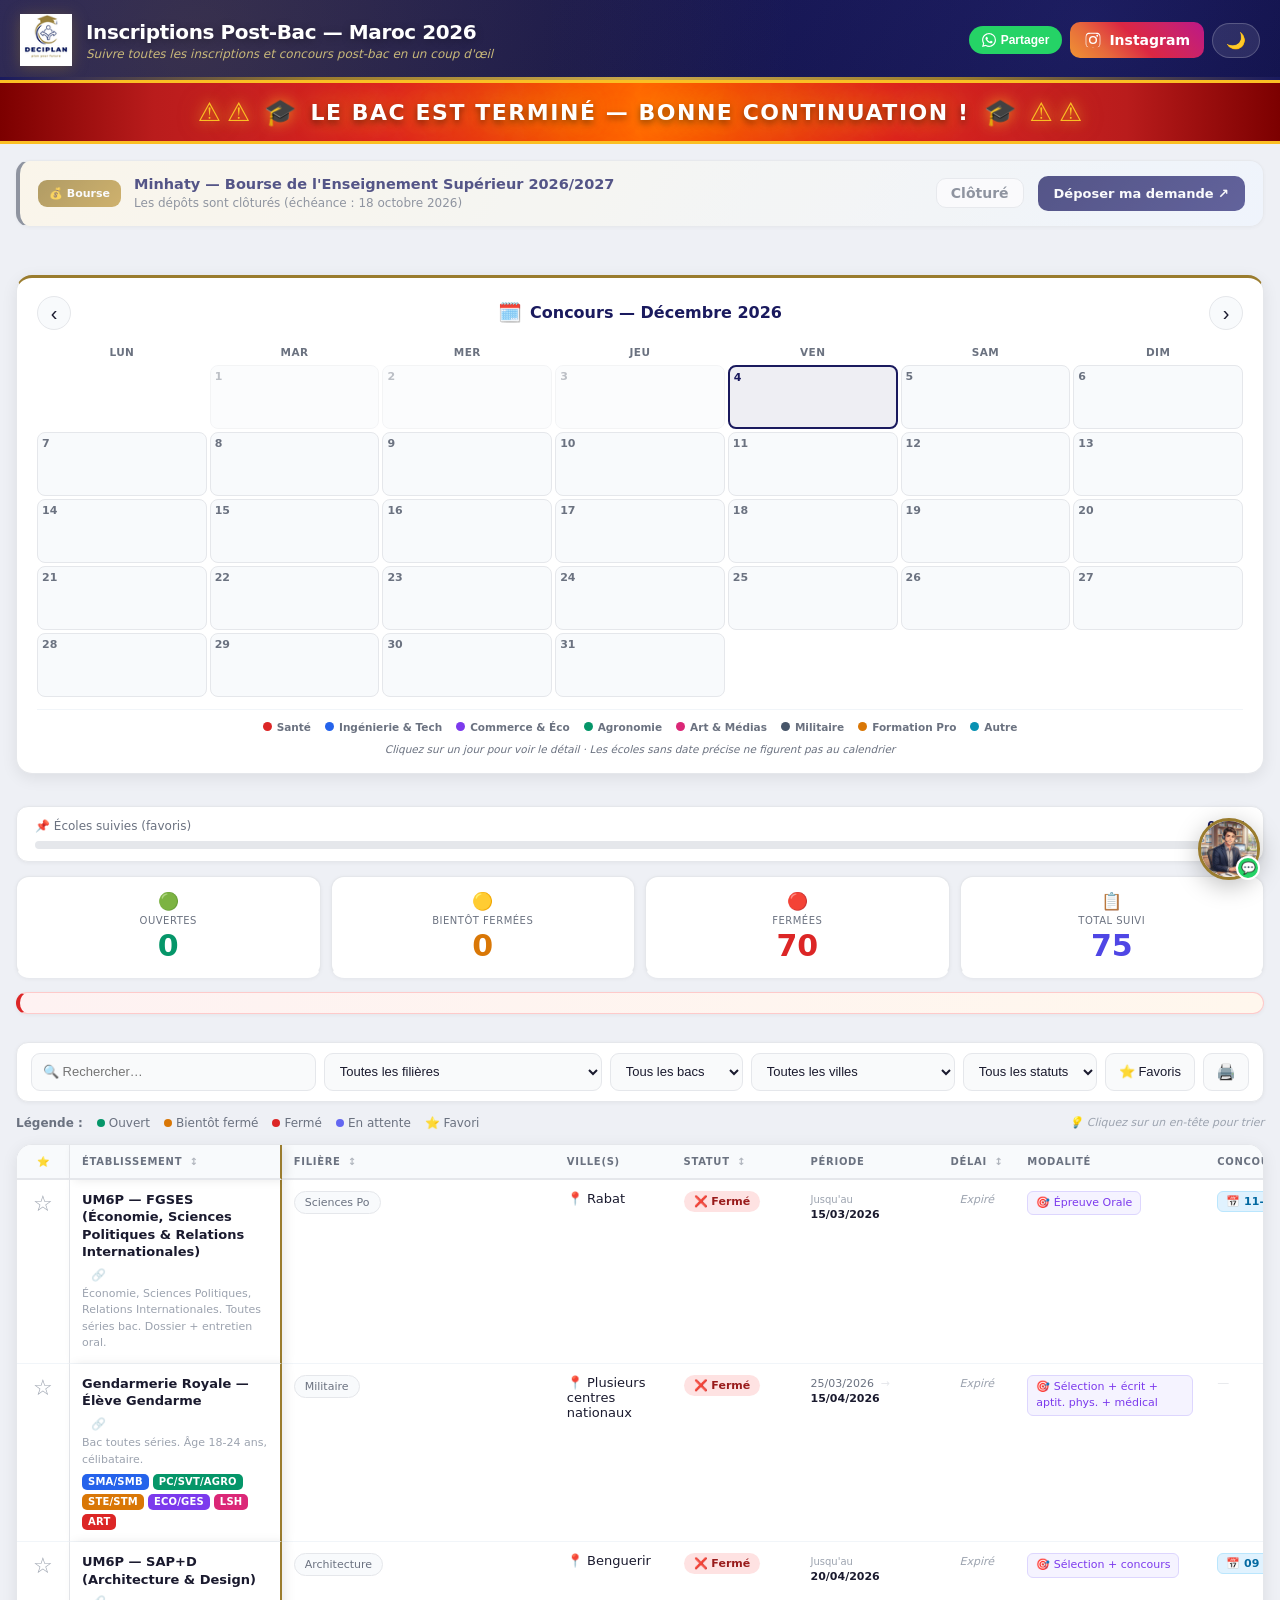
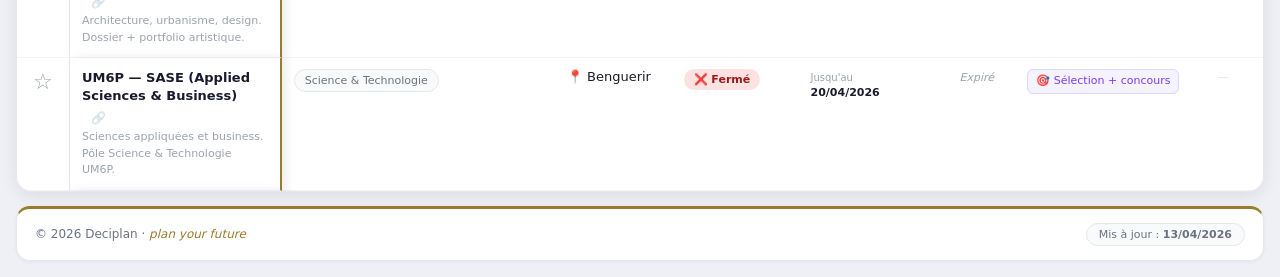
<file: index.html>
<!DOCTYPE html>
<html lang="fr" data-theme="light">
<head>
  <meta charset="UTF-8">
  <meta name="viewport" content="width=device-width, initial-scale=1.0">
  <title>Deciplan — Inscriptions Post-Bac Maroc 2026</title>
  <link rel="stylesheet" href="style.css?v=30">
  <script async src="https://www.googletagmanager.com/gtag/js?id=G-R715S7B354"></script>
  <script>
    window.dataLayer = window.dataLayer || [];
    function gtag(){dataLayer.push(arguments);}
    gtag('js', new Date());
    gtag('config', 'G-R715S7B354');
  </script>
</head>
<body>

<!-- ══ HERO ══ -->
<div class="hero">
  <div class="hero-inner">
    <img class="hero-logo" src="[data-uri]" alt="Deciplan">
    <div class="hero-text">
      <h1 class="hero-title">Inscriptions Post-Bac — Maroc 2026</h1>
      <p class="hero-sub">Suivre toutes les inscriptions et concours post-bac en un coup d'œil</p>
    </div>
    <div class="hero-actions">
      <button class="btn-share" id="btnShare">
        <svg viewBox="0 0 24 24" xmlns="http://www.w3.org/2000/svg"><path d="M17.472 14.382c-.297-.149-1.758-.867-2.03-.967-.273-.099-.471-.148-.67.15-.197.297-.767.966-.94 1.164-.173.199-.347.223-.644.075-.297-.15-1.255-.463-2.39-1.475-.883-.788-1.48-1.761-1.653-2.059-.173-.297-.018-.458.13-.606.134-.133.298-.347.446-.52.149-.174.198-.298.298-.497.099-.198.05-.371-.025-.52-.075-.149-.669-1.612-.916-2.207-.242-.579-.487-.5-.669-.51-.173-.008-.371-.01-.57-.01-.198 0-.52.074-.792.372-.272.297-1.04 1.016-1.04 2.479 0 1.462 1.065 2.875 1.213 3.074.149.198 2.096 3.2 5.077 4.487.709.306 1.262.489 1.694.625.712.227 1.36.195 1.871.118.571-.085 1.758-.719 2.006-1.413.248-.694.248-1.289.173-1.413-.074-.124-.272-.198-.57-.347m-5.421 7.403h-.004a9.87 9.87 0 01-5.031-1.378l-.361-.214-3.741.982.998-3.648-.235-.374a9.86 9.86 0 01-1.51-5.26c.001-5.45 4.436-9.884 9.888-9.884 2.64 0 5.122 1.03 6.988 2.898a9.825 9.825 0 012.893 6.994c-.003 5.45-4.437 9.884-9.885 9.884m8.413-18.297A11.815 11.815 0 0012.05 0C5.495 0 .16 5.335.157 11.892c0 2.096.547 4.142 1.588 5.945L.057 24l6.305-1.654a11.882 11.882 0 005.683 1.448h.005c6.554 0 11.89-5.335 11.893-11.893a11.821 11.821 0 00-3.48-8.413z"/></svg>
        <span class="share-label">Partager</span>
      </button>
      <a class="btn-insta" id="btnInsta" href="https://www.instagram.com/deciplan007" target="_blank" rel="noopener" title="Instagram Deciplan">
        <svg viewBox="0 0 24 24" xmlns="http://www.w3.org/2000/svg"><path d="M12 2.2c3.2 0 3.6 0 4.85.07 1.17.05 1.8.25 2.23.41.56.22.96.48 1.38.9.42.42.68.82.9 1.38.16.42.36 1.06.41 2.23.06 1.27.07 1.65.07 4.85s0 3.58-.07 4.85c-.05 1.17-.25 1.8-.41 2.23-.22.56-.48.96-.9 1.38-.42.42-.82.68-1.38.9-.42.16-1.06.36-2.23.41-1.27.06-1.65.07-4.85.07s-3.58 0-4.85-.07c-1.17-.05-1.8-.25-2.23-.41a3.7 3.7 0 01-1.38-.9 3.7 3.7 0 01-.9-1.38c-.16-.42-.36-1.06-.41-2.23C2.2 15.58 2.2 15.2 2.2 12s0-3.58.07-4.85c.05-1.17.25-1.8.41-2.23.22-.56.48-.96.9-1.38.42-.42.82-.68 1.38-.9.42-.16 1.06-.36 2.23-.41C8.42 2.2 8.8 2.2 12 2.2zm0 1.62c-3.15 0-3.52 0-4.76.07-.97.04-1.5.2-1.85.34-.46.18-.8.4-1.15.74-.34.34-.56.68-.74 1.15-.13.35-.3.88-.34 1.85-.06 1.24-.07 1.6-.07 4.76s0 3.52.07 4.76c.04.97.2 1.5.34 1.85.18.46.4.8.74 1.15.34.34.68.56 1.15.74.35.13.88.3 1.85.34 1.24.06 1.6.07 4.76.07s3.52 0 4.76-.07c.97-.04 1.5-.2 1.85-.34.46-.18.8-.4 1.15-.74.34-.34.56-.68.74-1.15.13-.35.3-.88.34-1.85.06-1.24.07-1.6.07-4.76s0-3.52-.07-4.76c-.04-.97-.2-1.5-.34-1.85a3.1 3.1 0 00-.74-1.15 3.1 3.1 0 00-1.15-.74c-.35-.13-.88-.3-1.85-.34-1.24-.06-1.6-.07-4.76-.07zm0 2.76a5.42 5.42 0 110 10.84 5.42 5.42 0 010-10.84zm0 8.94a3.52 3.52 0 100-7.04 3.52 3.52 0 000 7.04zm6.9-9.15a1.27 1.27 0 11-2.54 0 1.27 1.27 0 012.54 0z"/></svg>
        <span class="share-label">Instagram</span>
      </a>
      <button class="dark-toggle" id="darkToggle">🌙</button>
    </div>
  </div>
</div>

<!-- ══ BANDEAU BAC — ⚠ gauche + texte + ⚠ droite ══ -->
<div class="bac-banner" id="bacBanner">
  <div class="bac-banner-inner">
    <div class="bac-alerts bac-alerts-left">
      <span class="bac-warn">⚠</span>
      <span class="bac-warn">⚠</span>
    </div>
    <span class="bac-icon">🎓</span>
    <span class="bac-text" id="countdownBac">⏳ Calcul…</span>
    <span class="bac-icon">🎓</span>
    <div class="bac-alerts bac-alerts-right">
      <span class="bac-warn">⚠</span>
      <span class="bac-warn">⚠</span>
    </div>
  </div>
</div>

<!-- PANNEAU MINHATY (bourse) -->
<div class="container">
  <div class="minhaty-panel" id="minhatyPanel">
    <div class="minhaty-main">
      <div class="minhaty-left">
        <span class="minhaty-badge">💰 Bourse</span>
        <div class="minhaty-txt">
          <span class="minhaty-title">Minhaty — Bourse de l'Enseignement Supérieur 2026/2027</span>
          <span class="minhaty-sub" id="minhatySub">Dépôt des demandes du 15 juillet au 18 octobre 2026</span>
        </div>
      </div>
      <div class="minhaty-right">
        <div class="minhaty-countdown" id="minhatyCountdown"></div>
        <a class="minhaty-btn" href="https://www.minhaty.ma" target="_blank" rel="noopener">Déposer ma demande ↗</a>
      </div>
    </div>
  </div>
</div>

<div class="container">

  <!-- CALENDRIER DES CONCOURS -->
  <div class="cal-card">
    <div class="cal-head">
      <button class="cal-nav" id="calPrev" aria-label="Mois précédent">‹</button>
      <div class="cal-title-wrap">
        <span class="cal-icon">🗓️</span>
        <span class="cal-title" id="calTitle">Calendrier des concours</span>
      </div>
      <button class="cal-nav" id="calNext" aria-label="Mois suivant">›</button>
    </div>
    <div class="cal-dow">
      <span>Lun</span><span>Mar</span><span>Mer</span><span>Jeu</span><span>Ven</span><span>Sam</span><span>Dim</span>
    </div>
    <div class="cal-grid" id="calGrid"></div>
    <div class="cal-legend" id="calLegend"></div>
    <div class="cal-foot">Cliquez sur un jour pour voir le détail · Les écoles sans date précise ne figurent pas au calendrier</div>

    <div class="cal-panel" id="calPanel" hidden>
      <div class="cal-panel-head">
        <span class="cal-panel-title" id="calPanelTitle"></span>
        <button class="cal-panel-close" id="calPanelClose" aria-label="Fermer">×</button>
      </div>
      <div class="cal-panel-body" id="calPanelBody"></div>
    </div>
  </div>

  <!-- BARRE DE PROGRESSION -->
  <div class="progress-bar-wrap">
    <div class="progress-info">
      <span>📌 Écoles suivies (favoris)</span>
      <span class="progress-count" id="progressCount">0 / 20</span>
    </div>
    <div class="progress-track"><div class="progress-fill" id="progressFill" style="width:0%"></div></div>
  </div>

  <!-- STATISTIQUES -->
  <div class="stats">
    <div class="stat"><div class="stat-icon">🟢</div><div class="stat-label">Ouvertes</div><div class="stat-val v-open" id="cnt-open">—</div></div>
    <div class="stat"><div class="stat-icon">🟡</div><div class="stat-label">Bientôt fermées</div><div class="stat-val v-soon" id="cnt-soon">—</div></div>
    <div class="stat"><div class="stat-icon">🔴</div><div class="stat-label">Fermées</div><div class="stat-val v-closed" id="cnt-closed">—</div></div>
    <div class="stat"><div class="stat-icon">📋</div><div class="stat-label">Total suivi</div><div class="stat-val v-total" id="cnt-total">—</div></div>
  </div>

  <!-- FILTRES -->
  <!-- BANDEAU URGENT (rempli par JS) -->
  <div class="urgent-banner" id="urgentBanner" hidden></div>

  <div class="filters">
    <input type="text" id="search" placeholder="🔍 Rechercher…">
    <select id="filter-cat"><option value="">Toutes les filières</option></select>
    <select id="filter-bac"><option value="">Tous les bacs</option></select>
    <select id="filter-ville"><option value="">Toutes les villes</option></select>
    <select id="filter-status">
      <option value="">Tous les statuts</option>
      <option value="ouvert">Ouvert</option>
      <option value="bientot">Bientôt fermé</option>
      <option value="ferme">Fermé</option>
      <option value="attente">En attente</option>
    </select>
    <button class="fav-filter-btn" id="favToggle">⭐ Favoris <span id="fav-count"></span></button>
    <button class="print-btn" id="printBtn" title="Imprimer mes favoris">🖨️</button>
  </div>

  <!-- LÉGENDE desktop -->
  <div class="legend" id="legend-desktop">
    <strong>Légende :</strong>
    <span><span class="dot dot-open"></span>Ouvert</span>
    <span><span class="dot dot-soon"></span>Bientôt fermé</span>
    <span><span class="dot dot-closed"></span>Fermé</span>
    <span><span class="dot dot-wait"></span>En attente</span>
    <span>⭐ Favori</span>
    <span class="sort-hint">💡 Cliquez sur un en-tête pour trier</span>
  </div>

  <!-- TABLEAU desktop -->
  <div class="table-wrap" id="table-desktop">
    <table id="main-table">
      <thead>
        <tr>
          <th class="col-fav">⭐</th>
          <th class="col-nom sortable" data-col="nom">Établissement <span class="sort-icon">↕</span></th>
          <th class="col-cat sortable" data-col="cat">Filière <span class="sort-icon">↕</span></th>
          <th class="col-ville">Ville(s)</th>
          <th class="col-statut sortable" data-col="statut">Statut <span class="sort-icon">↕</span></th>
          <th class="col-periode">Période</th>
          <th class="col-delai sortable" data-col="delai">Délai <span class="sort-icon">↕</span></th>
          <th class="col-modal">Modalité</th>
          <th class="col-concours">Concours</th>
          <th class="col-avis">📄 Avis</th>
          <th class="col-lien">Lien</th>
        </tr>
      </thead>
      <tbody id="tbody"><tr><td colspan="11" class="skel-cell"><div class="skel-line"></div><div class="skel-line w70"></div><div class="skel-line w85"></div><div class="skel-line w60"></div><div class="skel-line w80"></div></td></tr></tbody>
    </table>
  </div>

  <!-- CARTES mobile -->
  <div class="cards-grid" id="cards-mobile"><div class="skel-card"><div class="skel-line w40"></div><div class="skel-line"></div><div class="skel-line w70"></div></div><div class="skel-card"><div class="skel-line w40"></div><div class="skel-line"></div><div class="skel-line w70"></div></div></div>

  <!-- FOOTER -->
  <div class="footer">
    <span>© 2026 Deciplan · <em>plan your future</em></span>
    <div class="updated-badge">Mis à jour : <strong>13/04/2026</strong></div>
  </div>

</div>
<script src="script.js?v=30"></script>

<!-- ASSISTANT FLOTTANT -->
<div class="fab-wrap" id="fabWrap">
  <div class="fab-card" id="fabCard" hidden>
    <div class="fab-band">
      <span class="fab-status"><span class="fab-dot"></span> Disponible</span>
      <button class="fab-close" id="fabClose" aria-label="Fermer">✕</button>
    </div>
    <div class="fab-body">
      <div class="fab-id">
        <img class="fab-photo" src="[data-uri]" alt="Conseiller Deciplan">
        <div>
          <div class="fab-name">M. Mustapha Abounaim</div>
          <div class="fab-title">Inspecteur d'orientation · Casablanca</div>
        </div>
      </div>
      <div class="fab-msg">Bonjour ! Une question sur votre orientation ou une inscription ? Je suis là pour vous aider.</div>
      <a class="fab-wa" href="https://wa.me/212600072570?text=Bonjour%20M.%20Abounaim%2C%20j%27ai%20une%20question%20sur%20les%20inscriptions%20post-bac." target="_blank" rel="noopener">
        <svg class="wa-icon" viewBox="0 0 24 24" xmlns="http://www.w3.org/2000/svg"><path d="M17.472 14.382c-.297-.149-1.758-.867-2.03-.967-.273-.099-.471-.148-.67.15-.197.297-.767.966-.94 1.164-.173.199-.347.223-.644.075-.297-.15-1.255-.463-2.39-1.475-.883-.788-1.48-1.761-1.653-2.059-.173-.297-.018-.458.13-.606.134-.133.298-.347.446-.52.149-.174.198-.298.298-.497.099-.198.05-.371-.025-.52-.075-.149-.669-1.612-.916-2.207-.242-.579-.487-.5-.669-.51-.173-.008-.371-.01-.57-.01-.198 0-.52.074-.792.372-.272.297-1.04 1.016-1.04 2.479 0 1.462 1.065 2.875 1.213 3.074.149.198 2.096 3.2 5.077 4.487.709.306 1.262.489 1.694.625.712.227 1.36.195 1.871.118.571-.085 1.758-.719 2.006-1.413.248-.694.248-1.289.173-1.413-.074-.124-.272-.198-.57-.347m-5.421 7.403h-.004a9.87 9.87 0 01-5.031-1.378l-.361-.214-3.741.982.998-3.648-.235-.374a9.86 9.86 0 01-1.51-5.26c.001-5.45 4.436-9.884 9.888-9.884 2.64 0 5.122 1.03 6.988 2.898a9.825 9.825 0 012.893 6.994c-.003 5.45-4.437 9.884-9.885 9.884m8.413-18.297A11.815 11.815 0 0012.05 0C5.495 0 .16 5.335.157 11.892c0 2.096.547 4.142 1.588 5.945L.057 24l6.305-1.654a11.882 11.882 0 005.683 1.448h.005c6.554 0 11.89-5.335 11.893-11.893a11.821 11.821 0 00-3.48-8.413z"/></svg>
        Discuter sur WhatsApp
      </a>
      <a class="fab-tel" href="tel:+212600072570">📞 Appeler directement</a>
    </div>
  </div>
  <button class="fab-btn" id="fabBtn" aria-label="Contacter le conseiller">
    <img class="fab-btn-photo" src="[data-uri]" alt="Conseiller">
    <span class="fab-btn-badge">💬</span>
  </button>
</div>

</body>
</html>
</file>
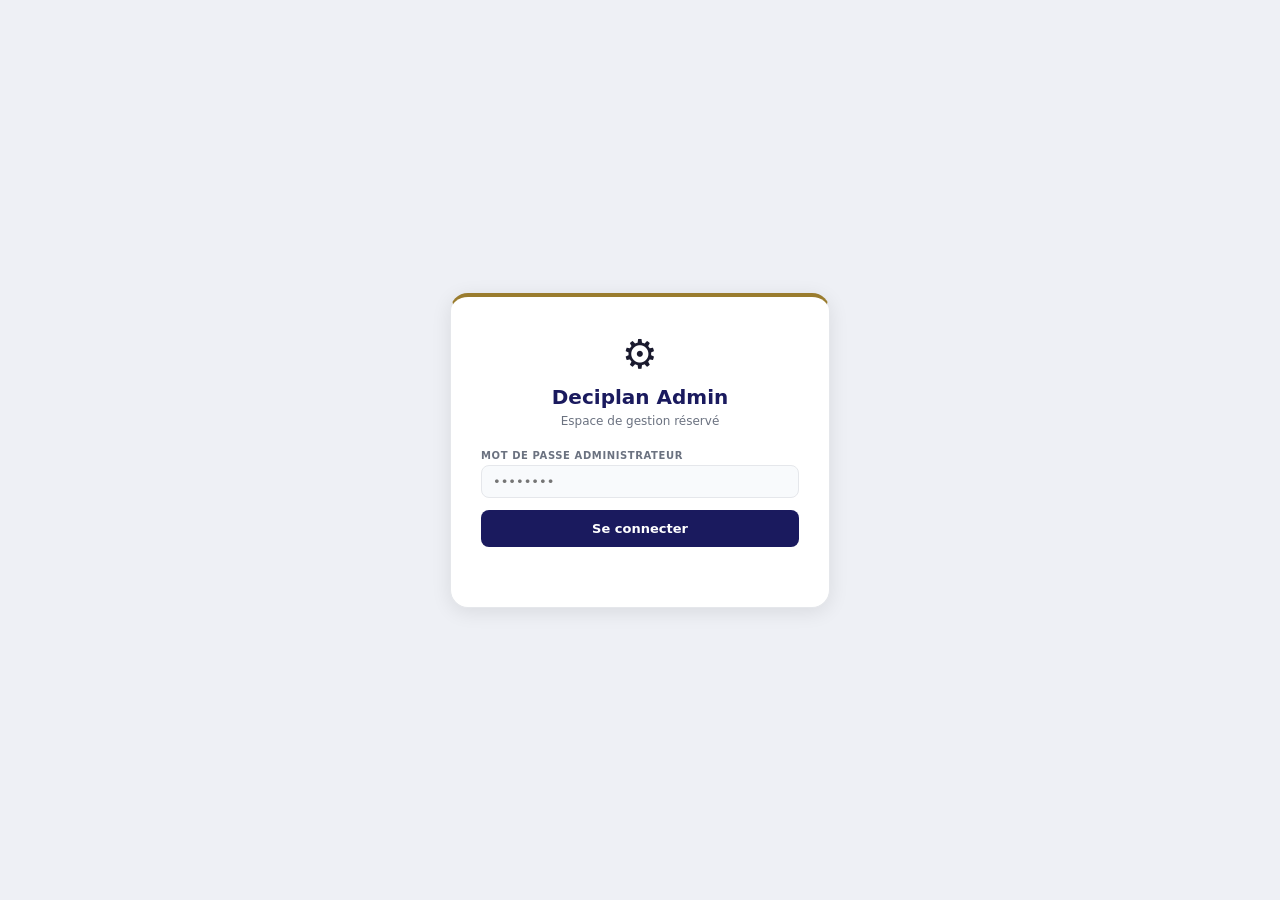
<file: admin/admin.html>
<!DOCTYPE html>
<html lang="fr" data-theme="light">
<head>
<meta charset="UTF-8">
<meta name="viewport" content="width=device-width, initial-scale=1.0">
<title>Deciplan — Administration</title>
<style>
:root{
  --n:#1a1a5e;--g:#9a7c2e;--gl:#c8a84b;
  --bg:#eef0f5;--card:#fff;--card2:#f8fafc;
  --bord:#e5e7eb;--bord2:#f1f5f9;
  --txt:#1a1a2e;--muted:#6b7280;--light:#9ca3af;
  --acc:#6366f1;--acc-l:#eef2ff;
  --green:#059669;--yel:#d97706;--red:#dc2626;
  --sh-sm:0 1px 4px rgba(0,0,0,.05);--sh-md:0 4px 20px rgba(0,0,0,.09);
}
[data-theme="dark"]{
  --bg:#0f1117;--card:#1a1d27;--card2:#1e2130;
  --bord:#2d3148;--bord2:#252840;
  --txt:#e2e8f0;--muted:#94a3b8;--light:#64748b;--acc-l:#1e1f4a;
  --sh-sm:0 1px 4px rgba(0,0,0,.4);--sh-md:0 4px 20px rgba(0,0,0,.5);
}
*,*::before,*::after{box-sizing:border-box;margin:0;padding:0;}
body{font-family:system-ui,-apple-system,'Segoe UI',sans-serif;background:var(--bg);color:var(--txt);font-size:14px;min-height:100vh;}
a{text-decoration:none;color:var(--acc);}
button{font-family:inherit;cursor:pointer;border:none;border-radius:8px;font-size:13px;font-weight:600;padding:8px 16px;transition:opacity .15s,background .15s;}
button:hover{opacity:.88;}
input,select,textarea{width:100%;padding:8px 11px;border:1px solid var(--bord);border-radius:8px;font-size:13px;background:var(--card2);color:var(--txt);font-family:inherit;}
input:focus,select:focus,textarea:focus{outline:none;border-color:var(--g);}
textarea{resize:vertical;}
.btn-p{background:var(--n);color:#fff;}
.btn-g{background:var(--g);color:#fff;}
.btn-d{background:var(--red);color:#fff;}
.btn-s{background:var(--card2);color:var(--txt);border:1px solid var(--bord);}
.btn-green{background:var(--green);color:#fff;}
.lbl{display:block;font-size:10px;font-weight:600;color:var(--muted);text-transform:uppercase;letter-spacing:.06em;margin-bottom:4px;}
.fld{margin-bottom:12px;}

/* ══ LOGIN ══ */
.login-screen{min-height:100vh;display:flex;align-items:center;justify-content:center;padding:20px;}
.login-card{background:var(--card);border:1px solid var(--bord);border-top:4px solid var(--g);border-radius:18px;padding:34px 30px;max-width:380px;width:100%;text-align:center;box-shadow:var(--sh-md);}
.login-logo{height:60px;margin-bottom:16px;}
.login-title{font-size:20px;font-weight:900;color:var(--n);margin-bottom:5px;}
[data-theme="dark"] .login-title{color:var(--gl);}
.login-sub{font-size:12px;color:var(--muted);margin-bottom:22px;}
.login-error{color:var(--red);font-size:12px;font-weight:600;margin-top:10px;min-height:16px;}

/* ══ HEADER ══ */
.hdr{background:linear-gradient(135deg,var(--n) 0%,#12124a 100%);border-bottom:3px solid var(--g);position:sticky;top:0;z-index:50;}
.hdr-inner{max-width:1300px;margin:0 auto;padding:0 18px;display:flex;align-items:center;gap:14px;}
.hdr-brand{padding:11px 0;}
.hdr-title{font-size:17px;font-weight:900;color:#fff;}
.hdr-sub{font-size:10px;color:#c8b87a;}
.hdr-tabs{display:flex;margin-left:auto;gap:2px;}
.tab-btn{height:46px;padding:0 16px;background:transparent;color:rgba(255,255,255,.55);border-radius:0;border-bottom:3px solid transparent;font-weight:500;}
.tab-btn.active{color:#fff;font-weight:700;background:rgba(255,255,255,.1);border-bottom:3px solid var(--g);}
.hdr-actions{display:flex;gap:8px;align-items:center;}
.icon-btn{background:rgba(255,255,255,.1);border:1px solid rgba(255,255,255,.2);border-radius:20px;padding:7px 13px;font-size:14px;color:#fff;}

/* ══ LAYOUT ══ */
.container{max-width:1300px;margin:0 auto;padding:18px;}
.section{display:none;}
.section.active{display:block;}

/* ══ STATS ══ */
.stat-grid{display:grid;grid-template-columns:repeat(4,1fr);gap:12px;margin-bottom:18px;}
.stat-card{background:var(--card);border:1px solid var(--bord);border-radius:12px;padding:16px 18px;box-shadow:var(--sh-sm);}
.stat-val{font-size:30px;font-weight:900;line-height:1;}
.stat-lbl{font-size:11px;color:var(--muted);margin-top:5px;}
.panel{background:var(--card);border:1px solid var(--bord);border-radius:12px;padding:16px;box-shadow:var(--sh-sm);margin-bottom:16px;}
.panel-title{font-size:14px;font-weight:800;color:var(--n);margin-bottom:12px;}
[data-theme="dark"] .panel-title{color:var(--gl);}
.soon-row{display:flex;align-items:center;gap:10px;padding:8px 0;border-bottom:1px solid var(--bord2);}
.soon-row:last-child{border-bottom:none;}
.pill{padding:2px 9px;border-radius:20px;font-size:10px;font-weight:700;white-space:nowrap;}

/* ══ SPLIT (liste + form) ══ */
.split{display:flex;gap:16px;align-items:flex-start;}
.sidebar{width:330px;flex-shrink:0;background:var(--card);border:1px solid var(--bord);border-radius:12px;overflow:hidden;box-shadow:var(--sh-sm);}
.sidebar-head{padding:10px;border-bottom:1px solid var(--bord);display:flex;flex-direction:column;gap:8px;}
.sidebar-list{max-height:64vh;overflow-y:auto;}
.li{padding:10px 12px;cursor:pointer;border-bottom:1px solid var(--bord2);border-left:3px solid transparent;}
.li:hover{background:var(--card2);}
.li.sel{background:var(--acc-l);border-left:3px solid var(--n);}
.li-name{font-size:13px;font-weight:600;margin-bottom:2px;}
.li-sub{font-size:10px;color:var(--muted);display:flex;gap:6px;align-items:center;}
.sidebar-foot{padding:7px 11px;font-size:10px;color:var(--muted);border-top:1px solid var(--bord);}
.main{flex:1;background:var(--card);border:1px solid var(--bord);border-radius:12px;padding:18px;box-shadow:var(--sh-sm);min-height:400px;}
.form-head{display:flex;justify-content:space-between;align-items:center;margin-bottom:16px;gap:10px;flex-wrap:wrap;}
.form-title{font-size:15px;font-weight:800;color:var(--n);}
[data-theme="dark"] .form-title{color:var(--gl);}
.row-btns{display:flex;gap:8px;}
.g2{display:grid;grid-template-columns:1fr 1fr;gap:12px;}
.g3{display:grid;grid-template-columns:1fr 1fr 1fr;gap:10px;}
.g4{display:grid;grid-template-columns:repeat(4,1fr);gap:8px;}
.placeholder{display:flex;flex-direction:column;align-items:center;justify-content:center;height:380px;color:var(--light);}
.placeholder-icon{font-size:42px;opacity:.2;margin-bottom:10px;}

/* ══ CANDIDATURES ══ */
.cand-table{width:100%;border-collapse:collapse;font-size:12px;}
.cand-table th{background:var(--card2);padding:7px 8px;text-align:left;font-size:10px;font-weight:700;color:var(--muted);text-transform:uppercase;border-bottom:2px solid var(--bord);white-space:nowrap;}
.cand-table td{padding:6px 8px;border-bottom:1px solid var(--bord2);vertical-align:middle;}
.cand-actions{display:flex;gap:4px;}
.mini-btn{padding:3px 8px;font-size:11px;border-radius:6px;}
.sub-form{background:var(--card2);border:1px solid var(--bord);border-radius:10px;padding:14px;margin-top:14px;}

/* ══ EXPORT ══ */
.export-card{display:flex;align-items:center;gap:14px;background:var(--card2);border:1px solid var(--bord);border-radius:10px;padding:12px 16px;margin-bottom:10px;}
.export-info{flex:1;}
.export-name{font-size:14px;font-weight:600;}
.export-meta{font-size:11px;color:var(--muted);margin-top:2px;}
.instr{background:var(--card2);border:1px solid var(--bord);border-radius:10px;padding:16px;}
.instr ol{font-size:12px;color:var(--muted);line-height:2;padding-left:18px;}

/* ══ TOAST ══ */
.toast{position:fixed;bottom:20px;left:50%;transform:translateX(-50%);background:var(--n);color:#fff;padding:11px 22px;border-radius:10px;font-size:13px;font-weight:600;box-shadow:var(--sh-md);z-index:200;opacity:0;pointer-events:none;transition:opacity .2s;}
.toast.show{opacity:1;}
.toast.err{background:var(--red);}

.statut-badge{display:inline-flex;align-items:center;font-size:10px;font-weight:700;padding:3px 9px;border-radius:20px;white-space:nowrap;}
.import-zone{border:2px dashed var(--bord);border-radius:10px;padding:18px;text-align:center;font-size:12px;color:var(--muted);margin-top:10px;}

@media(max-width:900px){
  .split{flex-direction:column;}
  .sidebar{width:100%;}
  .stat-grid{grid-template-columns:repeat(2,1fr);}
  .g3,.g4{grid-template-columns:1fr 1fr;}
  .hdr-tabs{overflow-x:auto;}
}
</style>
</head>
<body>

<!-- LOGIN -->
<div id="login-screen" class="login-screen">
  <div class="login-card">
    <div style="font-size:40px;margin-bottom:8px;">⚙️</div>
    <div class="login-title">Deciplan Admin</div>
    <div class="login-sub">Espace de gestion réservé</div>
    <div class="fld" style="text-align:left;">
      <label class="lbl">Mot de passe administrateur</label>
      <input type="password" id="admin-pwd" placeholder="••••••••" autocomplete="current-password">
    </div>
    <button class="btn-p" style="width:100%;padding:11px;" id="admin-login-btn">Se connecter</button>
    <div class="login-error" id="admin-login-error"></div>
  </div>
</div>

<!-- APP -->
<div id="admin-app" style="display:none;">
  <div class="hdr">
    <div class="hdr-inner">
      <div class="hdr-brand">
        <div class="hdr-title">⚙️ Deciplan Admin</div>
        <div class="hdr-sub">Gestion des inscriptions Post-Bac</div>
      </div>
      <div class="hdr-tabs">
        <button class="tab-btn active" data-tab="dashboard">📊 Tableau</button>
        <button class="tab-btn" data-tab="ecoles">🏫 Écoles</button>
        <button class="tab-btn" data-tab="etudiants">👩‍🎓 Étudiants</button>
        <button class="tab-btn" data-tab="export">📥 Exporter</button>
      </div>
      <div class="hdr-actions">
        <button class="icon-btn" id="darkToggle">🌙</button>
        <button class="icon-btn" id="admin-logout">🚪</button>
      </div>
    </div>
  </div>

  <div class="container">
    <!-- DASHBOARD -->
    <div id="sec-dashboard" class="section active">
      <div class="stat-grid">
        <div class="stat-card" style="border-top:3px solid var(--n);"><div class="stat-val" id="st-ecoles" style="color:var(--n);">0</div><div class="stat-lbl">Écoles suivies</div></div>
        <div class="stat-card" style="border-top:3px solid var(--green);"><div class="stat-val" id="st-open" style="color:var(--green);">0</div><div class="stat-lbl">Inscriptions ouvertes</div></div>
        <div class="stat-card" style="border-top:3px solid var(--g);"><div class="stat-val" id="st-etus" style="color:var(--g);">0</div><div class="stat-lbl">Étudiants suivis</div></div>
        <div class="stat-card" style="border-top:3px solid var(--acc);"><div class="stat-val" id="st-cands" style="color:var(--acc);">0</div><div class="stat-lbl">Total candidatures</div></div>
      </div>
      <div class="panel">
        <div class="panel-title">⚠️ Clôtures dans les 30 prochains jours</div>
        <div id="soon-list"></div>
      </div>
    </div>

    <!-- ÉCOLES -->
    <div id="sec-ecoles" class="section">
      <div class="split">
        <div class="sidebar">
          <div class="sidebar-head">
            <input id="ecole-search" placeholder="🔍 Rechercher une école..." oninput="renderEcoleList()">
            <div style="display:flex;gap:6px;">
              <select id="cat-filter" onchange="renderEcoleList()" style="flex:1;"></select>
              <button class="btn-p" onclick="newEcole()">+ Ajouter</button>
            </div>
          </div>
          <div class="sidebar-list" id="ecole-list"></div>
          <div class="sidebar-foot" id="ecole-count"></div>
        </div>
        <div class="main" id="ecole-form">
          <div class="placeholder"><div class="placeholder-icon">🏫</div><div>Sélectionnez une école ou cliquez "+ Ajouter"</div></div>
        </div>
      </div>
    </div>

    <!-- ÉTUDIANTS -->
    <div id="sec-etudiants" class="section">
      <div class="split">
        <div class="sidebar" style="width:200px;">
          <div class="sidebar-head">
            <button class="btn-p" style="width:100%;" onclick="newEtudiant()">+ Nouvel étudiant</button>
          </div>
          <div class="sidebar-list" id="etu-list"></div>
        </div>
        <div class="main" id="etu-detail" style="padding:0;">
          <div class="placeholder"><div class="placeholder-icon">👩‍🎓</div><div>Sélectionnez un étudiant</div></div>
        </div>
      </div>
    </div>

    <!-- EXPORT -->
    <div id="sec-export" class="section">
      <div style="max-width:680px;">
        <div class="panel">
          <div class="panel-title">1 — Tableau général des écoles (repo suivi)</div>
          <p style="font-size:12px;color:var(--muted);margin-bottom:12px;">Uploadez ce fichier à la racine du repo <strong>suivi</strong>.</p>
          <button class="btn-p" onclick="exportEcoles()">⬇️ Télécharger ecoles_complet.json</button>
        </div>
        <div class="panel">
          <div class="panel-title">2 — Suivi des étudiants (repo etudiants)</div>
          <p style="font-size:12px;color:var(--muted);margin-bottom:12px;">Uploadez ce fichier dans le dossier <strong>etudiants/</strong>. Il contient TOUS les étudiants.</p>
          <button class="btn-g" onclick="exportEtudiants()">⬇️ Télécharger etudiants.json</button>
        </div>
        <div class="panel">
          <div class="panel-title">💾 Sauvegarde / Restauration</div>
          <p style="font-size:12px;color:var(--muted);margin-bottom:12px;">Importez un fichier JSON existant pour le modifier, ou sauvegardez tout votre travail.</p>
          <div style="display:flex;gap:8px;flex-wrap:wrap;">
            <button class="btn-s" onclick="document.getElementById('import-ecoles').click()">📂 Importer ecoles_complet.json</button>
            <button class="btn-s" onclick="document.getElementById('import-etus').click()">📂 Importer etudiants.json</button>
            <input type="file" id="import-ecoles" accept=".json" style="display:none;" onchange="importEcoles(event)">
            <input type="file" id="import-etus" accept=".json" style="display:none;" onchange="importEtus(event)">
          </div>
        </div>
        <div class="instr">
          <div style="font-size:13px;font-weight:700;margin-bottom:8px;">📋 Comment mettre à jour le site</div>
          <ol>
            <li>Remplissez/modifiez les données dans les onglets Écoles et Étudiants</li>
            <li>Téléchargez le fichier JSON correspondant</li>
            <li>Allez sur github.com/deciplan → repo concerné</li>
            <li>Remplacez le fichier (Edit → coller → Commit) ou Upload</li>
            <li>Le site se met à jour en 1-2 minutes ✅</li>
          </ol>
        </div>
      </div>
    </div>
  </div>
</div>

<div id="toast" class="toast"></div>

<script src="admin.js"></script>
</body>
</html>
</file>
<file: style.css>
/* ===== Deciplan style.css v21 ===== */
:root {
  --bg-page:  #eef0f5; --bg-card:#ffffff; --bg-card2:#f8fafc;
  --border:   #e5e7eb; --border2:#f1f5f9;
  --text:     #1a1a2e; --muted:#6b7280; --light:#9ca3af;
  --input-bg: #f9fafb; --hover:#f5f8ff;
  --fav-bg:   #fef9ec; --fav-hov:#fef3c7;
  --accent:   #6366f1; --acc-light:#eef2ff;
  --navy:     #1a1a5e; --gold:#9a7c2e;
  --sh-sm:    0 1px 4px rgba(0,0,0,.05);
  --sh-md:    0 4px 16px rgba(0,0,0,.08);
  --sh-hd:    0 8px 32px rgba(26,26,94,.22);
  --wa-bg:    #f0fdf4; --wa-bord:#86efac; --wa-text:#15803d; --wa-msg:#166534;
}
[data-theme="dark"] {
  --bg-page:  #0f1117; --bg-card:#1a1d27; --bg-card2:#1e2130;
  --border:   #2d3148; --border2:#252840;
  --text:     #e2e8f0; --muted:#94a3b8; --light:#64748b;
  --input-bg: #1e2130; --hover:#1e2235;
  --fav-bg:   #2a1c00; --fav-hov:#3a2600;
  --acc-light:#1e1f4a;
  --sh-sm:    0 1px 4px rgba(0,0,0,.4);
  --sh-md:    0 4px 16px rgba(0,0,0,.5);
  --sh-hd:    0 8px 32px rgba(0,0,0,.6);
  --wa-bg:    #0d2818; --wa-bord:#166534; --wa-text:#4ade80; --wa-msg:#86efac;
}

*,*::before,*::after{box-sizing:border-box;margin:0;padding:0;}
body{font-family:system-ui,-apple-system,'Segoe UI',sans-serif;background:var(--bg-page);color:var(--text);font-size:14px;min-height:100vh;transition:background .25s,color .25s;}
a{text-decoration:none;}

/* ══ DESKTOP/MOBILE ══ */
#table-desktop { display:block; }
#legend-desktop{ display:flex;  }
#cards-mobile  { display:none;  }
@media(max-width:767px){
  #table-desktop  { display:none  !important; }
  #legend-desktop { display:none  !important; }
  #cards-mobile   { display:grid  !important; }
}

/* ══ HERO ══ */
.hero{background:linear-gradient(135deg,#1a1a5e 0%,#12124a 55%,#0a0a3a 100%);position:relative;overflow:hidden;}
.hero::before{content:'';position:absolute;inset:0;background:radial-gradient(circle at 15% 50%,rgba(154,124,46,.25) 0%,transparent 55%),radial-gradient(circle at 85% 30%,rgba(99,102,241,.18) 0%,transparent 50%);}
.hero::after{content:'';position:absolute;bottom:0;left:0;right:0;height:3px;background:linear-gradient(90deg,#1a1a5e,#9a7c2e,#c8a84b,#9a7c2e,#1a1a5e);}
.hero-inner{max-width:1280px;margin:0 auto;padding:14px 20px;display:flex;align-items:center;gap:14px;position:relative;flex-wrap:wrap;}
.hero-logo{height:52px;width:auto;flex-shrink:0;filter:drop-shadow(0 2px 8px rgba(154,124,46,.4));}
.hero-text{flex:1;min-width:160px;}
.hero-title{font-size:20px;font-weight:900;color:#fff;letter-spacing:-.02em;margin-bottom:3px;text-shadow:0 2px 8px rgba(0,0,0,.3);}
.hero-sub{font-size:12px;color:#c8b87a;font-style:italic;}
.hero-actions{display:flex;align-items:center;gap:8px;flex-shrink:0;}
.btn-share{display:inline-flex;align-items:center;gap:5px;background:#25d366;border:none;border-radius:20px;padding:7px 13px;color:#fff;font-size:12px;font-weight:600;cursor:pointer;transition:all .2s;white-space:nowrap;}
.btn-share:hover{background:#1db954;transform:translateY(-1px);box-shadow:0 4px 12px rgba(37,211,102,.4);}
.btn-share svg{width:14px;height:14px;fill:#fff;flex-shrink:0;}
.dark-toggle{background:rgba(255,255,255,.1);border:1px solid rgba(255,255,255,.2);border-radius:20px;padding:7px 13px;font-size:16px;cursor:pointer;color:#fff;transition:background .2s,transform .15s;}
.dark-toggle:hover{background:rgba(255,255,255,.2);transform:scale(1.05);}

/* ══════════════════════════════════════
   BANDEAU BAC — ALERTE MAXIMALE
   ⚠⚠  🎓  TEXTE  🎓  ⚠⚠
══════════════════════════════════════ */
.bac-banner {
  background: linear-gradient(90deg,
    #7c0000 0%, #b91c1c 12%, #dc2626 30%,
    #ff6b00 50%,
    #dc2626 70%, #b91c1c 88%, #7c0000 100%);
  border-top:    3px solid #fbbf24;
  border-bottom: 3px solid #fbbf24;
  position: relative;
  overflow: hidden;
}

/* Effet de brillance qui traverse */
.bac-banner::before {
  content: '';
  position: absolute; top:0; left:-100%;
  width: 50%; height: 100%;
  background: linear-gradient(90deg,transparent,rgba(255,255,255,.15),transparent);
  animation: scanBac 2.5s linear infinite;
}
@keyframes scanBac { 0%{left:-100%} 100%{left:200%} }

.bac-banner-inner {
  max-width: 1280px;
  margin: 0 auto;
  padding: 14px 30px;
  display: flex;
  align-items: center;
  justify-content: center;
  gap: 14px;
  position: relative;
}

/* Groupes ⚠ gauche et droite */
.bac-alerts {
  display: flex;
  gap: 6px;
  align-items: center;
  flex-shrink: 0;
}

/* Chaque symbole ⚠ */
.bac-warn {
  font-size: 26px;
  color: #fbbf24;
  text-shadow: 0 0 12px rgba(251,191,36,.9), 0 0 24px rgba(251,191,36,.5);
  animation: warnBlink 1s step-start infinite;
  line-height: 1;
}
/* Décalage pour alterner le clignotement */
.bac-alerts-left  .bac-warn:nth-child(2),
.bac-alerts-right .bac-warn:nth-child(1) {
  animation-delay: .5s;
}

@keyframes warnBlink {
  0%,100% { opacity:1; transform:scale(1);   }
  50%      { opacity:.3; transform:scale(.9); }
}

/* Icône 🎓 */
.bac-icon {
  font-size: 26px;
  filter: drop-shadow(0 0 8px rgba(251,191,36,.7));
  animation: shake 2s ease-in-out infinite;
  flex-shrink: 0;
}
@keyframes shake {
  0%,100%{ transform:rotate(0deg); }
  15%    { transform:rotate(-14deg); }
  30%    { transform:rotate(14deg); }
  45%    { transform:rotate(-8deg); }
  60%    { transform:rotate(8deg); }
  75%    { transform:rotate(-4deg); }
}

/* Texte principal */
.bac-text {
  font-size: 22px;
  font-weight: 900;
  color: #ffffff;
  letter-spacing: .07em;
  text-transform: uppercase;
  text-shadow:
    0 0 30px rgba(255,200,0,.9),
    0 0 60px rgba(255,100,0,.5),
    0 3px 6px rgba(0,0,0,.5);
  white-space: nowrap;
}

/* Urgence < 30 jours : flash rouge-vif */
.bac-banner.urgent {
  animation: flashBanner .9s ease-in-out infinite;
}
.bac-banner.urgent .bac-text {
  color: #fef08a;
  text-shadow: 0 0 40px rgba(254,240,138,1), 0 3px 6px rgba(0,0,0,.6);
}
@keyframes flashBanner {
  0%,100%{ background:linear-gradient(90deg,#7c0000,#b91c1c 12%,#dc2626 30%,#ff6b00 50%,#dc2626 70%,#b91c1c 88%,#7c0000); }
  50%    { background:linear-gradient(90deg,#991b1b,#dc2626 12%,#ef4444 30%,#ff8c00 50%,#ef4444 70%,#dc2626 88%,#991b1b); }
}

/* ══ LAYOUT ══ */
.container{max-width:1280px;margin:0 auto;padding:16px;display:flex;flex-direction:column;gap:14px;}

/* ══ PROFILE ══ */
.profile-card{background:var(--bg-card);border-radius:16px;border:1px solid var(--border);border-top:3px solid var(--gold);padding:20px 24px;display:flex;align-items:center;gap:20px;flex-wrap:wrap;box-shadow:var(--sh-md);}
.profile-left{flex-shrink:0;}
.avatar-photo{width:80px;height:80px;border-radius:50%;object-fit:cover;object-position:center top;border:3px solid var(--bg-card);box-shadow:0 0 0 3px var(--gold);display:block;}
.profile-info{flex:1;min-width:180px;}
.profile-name{font-size:16px;font-weight:800;margin-bottom:3px;color:var(--navy);}
[data-theme="dark"] .profile-name{color:#c8b87a;}
.profile-title{font-size:12px;color:var(--muted);margin-bottom:10px;}
.profile-contacts{display:flex;flex-wrap:wrap;gap:7px;}
.contact-tag{font-size:12px;color:var(--text);background:var(--bg-card2);border:1px solid var(--border);border-radius:20px;padding:5px 13px;white-space:nowrap;display:inline-flex;align-items:center;gap:5px;transition:all .2s;}
.contact-tag:hover{border-color:var(--gold);color:var(--gold);}
.wa-contact{background:var(--wa-bg)!important;border-color:var(--wa-bord)!important;color:var(--wa-text)!important;font-weight:600;cursor:pointer;}
.wa-contact:hover{background:#22c55e!important;border-color:#22c55e!important;color:#fff!important;box-shadow:0 3px 12px rgba(34,197,94,.35);transform:translateY(-1px);}
.wa-contact:hover .wa-icon{fill:#fff!important;}
.wa-icon{width:14px;height:14px;fill:#25d366;flex-shrink:0;transition:fill .2s;}
.profile-msg{background:var(--wa-bg);border:1px solid var(--wa-bord);border-radius:12px;padding:14px 18px;max-width:310px;font-size:12px;color:var(--wa-msg);line-height:1.75;flex-shrink:0;}
.profile-msg strong{display:block;font-size:13px;font-weight:800;margin-bottom:5px;}

/* ══ PROGRESS ══ */
.progress-bar-wrap{background:var(--bg-card);border-radius:12px;padding:12px 18px;border:1px solid var(--border);box-shadow:var(--sh-sm);}
.progress-info{display:flex;justify-content:space-between;align-items:center;margin-bottom:8px;font-size:12px;color:var(--muted);}
.progress-count{font-weight:700;color:var(--navy);}
[data-theme="dark"] .progress-count{color:#c8b87a;}
.progress-track{height:8px;background:var(--border);border-radius:10px;overflow:hidden;}
.progress-fill{height:100%;background:linear-gradient(90deg,#1a1a5e,#9a7c2e);border-radius:10px;transition:width .5s ease;}

/* ══ STATS ══ */
.stats{display:grid;grid-template-columns:repeat(4,1fr);gap:10px;}
.stat{background:var(--bg-card);border-radius:13px;padding:14px 10px;border:1px solid var(--border);border-bottom:3px solid transparent;text-align:center;box-shadow:var(--sh-sm);transition:transform .2s,box-shadow .2s,border-color .2s;}
.stat:hover{transform:translateY(-3px);box-shadow:var(--sh-md);}
.stat:nth-child(1):hover{border-bottom-color:#059669;}
.stat:nth-child(2):hover{border-bottom-color:#d97706;}
.stat:nth-child(3):hover{border-bottom-color:#dc2626;}
.stat:nth-child(4):hover{border-bottom-color:#4f46e5;}
.stat-icon{font-size:17px;margin-bottom:4px;}
.stat-label{font-size:10px;color:var(--muted);margin-bottom:5px;font-weight:500;text-transform:uppercase;letter-spacing:.05em;}
.stat-val{font-size:30px;font-weight:900;line-height:1;}
.v-open{color:#059669;}.v-soon{color:#d97706;}.v-closed{color:#dc2626;}.v-total{color:#4f46e5;}

/* ══ FILTERS ══ */
.filters{background:var(--bg-card);border-radius:12px;padding:10px 14px;border:1px solid var(--border);display:flex;gap:8px;flex-wrap:wrap;align-items:center;box-shadow:var(--sh-sm);}
.filters input,.filters select{height:38px;border:1px solid var(--border);border-radius:9px;padding:0 11px;font-size:13px;background:var(--input-bg);color:var(--text);outline:none;transition:border-color .15s;}
.filters input{flex:1;min-width:150px;}.filters select{min-width:130px;}
.filters input:focus,.filters select:focus{border-color:var(--navy);box-shadow:0 0 0 3px rgba(26,26,94,.1);}
.fav-filter-btn{height:38px;padding:0 13px;border:1px solid var(--border);border-radius:9px;background:var(--input-bg);color:var(--text);font-size:13px;font-weight:500;cursor:pointer;white-space:nowrap;transition:all .2s;}
.fav-filter-btn:hover{border-color:#f59e0b;background:#fef3c7;color:#92400e;}
.fav-filter-btn.active{background:#fef3c7;border-color:#f59e0b;color:#92400e;font-weight:700;}
[data-theme="dark"] .fav-filter-btn.active{background:#451a03;border-color:#92400e;color:#fcd34d;}
.print-btn{height:38px;padding:0 12px;border:1px solid var(--border);border-radius:9px;background:var(--input-bg);color:var(--muted);font-size:16px;cursor:pointer;transition:all .2s;}
.print-btn:hover{border-color:var(--navy);color:var(--navy);}

/* ══ LEGEND ══ */
.legend{gap:14px;flex-wrap:wrap;align-items:center;font-size:12px;color:var(--muted);}
.dot{width:8px;height:8px;border-radius:50%;display:inline-block;margin-right:4px;}
.dot-open{background:#059669;}.dot-soon{background:#d97706;}.dot-closed{background:#dc2626;}.dot-wait{background:#6366f1;}
.sort-hint{font-size:11px;color:var(--light);font-style:italic;margin-left:auto;}

/* ══ TABLEAU DESKTOP ══ */
.table-wrap{background:var(--bg-card);border-radius:16px;border:1px solid var(--border);overflow:auto;-webkit-overflow-scrolling:touch;box-shadow:var(--sh-md);max-height:72vh;}
table{width:100%;min-width:1100px;border-collapse:separate;border-spacing:0;font-size:13px;}
th{background:var(--bg-card2);padding:11px 12px;text-align:left;font-weight:700;font-size:10px;color:var(--muted);border-bottom:2px solid var(--border);white-space:nowrap;text-transform:uppercase;letter-spacing:.07em;position:sticky;top:0;z-index:2;}
th.sortable{cursor:pointer;}th.sortable:hover{color:var(--navy);}
[data-theme="dark"] th.sortable:hover{color:#c8b87a;}
.sort-icon{font-size:10px;opacity:.5;margin-left:3px;}
th.col-fav{position:sticky;left:0;z-index:4;border-right:1px solid var(--border);width:42px;text-align:center;}
th.col-nom{position:sticky;left:42px;z-index:4;border-right:2px solid var(--gold);box-shadow:4px 0 10px rgba(0,0,0,.09);min-width:210px;max-width:270px;}
td{padding:11px 12px;border-bottom:1px solid var(--border2);vertical-align:top;color:var(--text);background:var(--bg-card);}
tr:last-child td{border-bottom:none;}
tr:hover td{background:var(--hover);}
tr.fav-row td{background:var(--fav-bg);}
tr.fav-row:hover td{background:var(--fav-hov);}
.col-fav{width:42px;text-align:center;}.col-cat{min-width:120px;}.col-ville{min-width:115px;}.col-statut{min-width:100px;}.col-periode{min-width:140px;}.col-delai{min-width:72px;text-align:center;}.col-modal{min-width:190px;}.col-concours{min-width:115px;}.col-avis{min-width:78px;text-align:center;}.col-lien{min-width:70px;text-align:center;}

/* ══ CARTES MOBILE ══ */
.cards-grid{grid-template-columns:1fr;gap:12px;}
.school-card{background:var(--bg-card);border-radius:16px;border:1px solid var(--border);padding:16px;box-shadow:var(--sh-sm);transition:box-shadow .2s;}
.school-card.card-fav{background:var(--fav-bg);border-color:#f59e0b;border-left:4px solid #f59e0b;}
.card-header{display:flex;align-items:center;justify-content:space-between;margin-bottom:10px;}
.card-name{font-size:15px;font-weight:800;margin-bottom:5px;line-height:1.35;}
.card-note{font-size:11px;color:var(--light);margin-bottom:10px;line-height:1.5;}
.card-meta{display:flex;gap:10px;flex-wrap:wrap;margin-bottom:10px;}
.card-meta-item{font-size:12px;color:var(--muted);background:var(--bg-card2);border:1px solid var(--border2);border-radius:6px;padding:3px 9px;}
.card-dates{display:flex;align-items:center;justify-content:space-between;margin-bottom:8px;font-size:12px;color:var(--muted);}
.card-modal{font-size:11px;color:#7c3aed;background:#f5f3ff;border:1px solid #ddd6fe;border-radius:6px;padding:4px 9px;margin-bottom:8px;display:inline-block;}
[data-theme="dark"] .card-modal{background:#2d1b69;border-color:#4c1d95;color:#c4b5fd;}
.card-links{display:flex;gap:8px;flex-wrap:wrap;margin-top:10px;}
.card-btn{display:inline-flex;align-items:center;justify-content:center;flex:1;padding:9px 12px;border-radius:9px;font-size:13px;font-weight:600;transition:all .15s;}
.card-btn-link{color:#6366f1;border:1px solid #c7d2fe;background:var(--acc-light);}
.card-btn-link:hover{background:#c7d2fe;}
.card-btn-avis{color:#dc2626;border:1px solid #fca5a5;background:#fef2f2;}
.card-btn-avis:hover{background:#fee2e2;}
[data-theme="dark"] .card-btn-avis{background:#450a0a;border-color:#7f1d1d;color:#fca5a5;}
.card-empty{text-align:center;padding:48px 20px;color:var(--light);font-size:14px;background:var(--bg-card);border-radius:16px;border:1px solid var(--border);}

/* ══ ÉLÉMENTS COMMUNS ══ */
.fav-btn{background:none;border:none;font-size:22px;cursor:pointer;color:var(--light);transition:transform .15s,color .15s;line-height:1;padding:2px 4px;display:block;margin:0 auto;}
.fav-btn:hover{transform:scale(1.25);color:#f59e0b;}
.fav-btn.active{color:#f59e0b;}
.school-name{font-weight:700;margin-bottom:3px;line-height:1.35;font-size:13px;display:flex;align-items:center;gap:6px;flex-wrap:wrap;}
.school-note{font-size:11px;color:var(--light);margin-top:3px;line-height:1.5;}
.badge-new{font-size:9px;font-weight:800;text-transform:uppercase;background:#059669;color:#fff;padding:2px 6px;border-radius:4px;animation:pulse 2s infinite;}
@keyframes pulse{0%,100%{opacity:1}50%{opacity:.7}}
.date-ouv{font-size:11px;color:var(--muted);white-space:nowrap;}
.date-arrow{font-size:11px;color:var(--border);margin:0 3px;}
.date-clo{font-size:11px;color:var(--text);font-weight:600;white-space:nowrap;}
.date-label{font-size:10px;color:var(--light);}
.date-empty{font-size:12px;color:var(--border);}
.modal-tag{font-size:11px;color:#7c3aed;background:#f5f3ff;border:1px solid #ddd6fe;border-radius:6px;padding:3px 8px;display:inline-block;font-weight:500;line-height:1.5;}
[data-theme="dark"] .modal-tag{background:#2d1b69;border-color:#4c1d95;color:#c4b5fd;}
.concours-tag{font-size:11px;color:#0369a1;background:#e0f2fe;border:1px solid #bae6fd;border-radius:6px;padding:3px 8px;display:inline-block;font-weight:600;white-space:nowrap;}
[data-theme="dark"] .concours-tag{background:#0c2a3d;border-color:#0369a1;color:#7dd3fc;}
.attente-tag{font-size:11px;color:#6b7280;background:#f3f4f6;border:1px solid #d1d5db;border-radius:6px;padding:3px 8px;display:inline-block;font-weight:500;white-space:nowrap;font-style:italic;}
[data-theme="dark"] .attente-tag{background:#1f2937;border-color:#374151;color:#9ca3af;}
.more-cities{font-size:10px;background:#e0e7ff;color:#4338ca;border-radius:4px;padding:1px 5px;font-weight:700;}
[data-theme="dark"] .more-cities{background:#1e1b4b;color:#a5b4fc;}
.badge{display:inline-flex;align-items:center;gap:4px;font-size:11px;font-weight:700;padding:4px 10px;border-radius:20px;white-space:nowrap;}
.b-open{background:#d1fae5;color:#065f46;}.b-soon{background:#fef3c7;color:#92400e;}.b-closed{background:#fee2e2;color:#991b1b;}.b-wait{background:#dbeafe;color:#1e40af;}
[data-theme="dark"] .b-open{background:#064e3b;color:#6ee7b7;}[data-theme="dark"] .b-soon{background:#451a03;color:#fcd34d;}[data-theme="dark"] .b-closed{background:#450a0a;color:#fca5a5;}[data-theme="dark"] .b-wait{background:#1e3a5f;color:#93c5fd;}
.cat-pill{font-size:11px;color:var(--muted);background:var(--bg-card2);padding:4px 10px;border-radius:20px;border:1px solid var(--border);white-space:nowrap;display:inline-block;font-weight:500;}
.countdown{font-size:12px;color:var(--muted);font-weight:500;}
.countdown.urgent{color:#dc2626;font-weight:800;}.countdown.warning{color:#d97706;font-weight:700;}.countdown.ok{color:#059669;font-weight:600;}.countdown.expired{color:var(--light);font-style:italic;font-size:11px;}
.link-btn{font-size:12px;color:#6366f1;border:1px solid #c7d2fe;background:var(--acc-light);border-radius:7px;padding:5px 10px;white-space:nowrap;display:inline-block;font-weight:600;transition:background .15s,transform .1s;}
.link-btn:hover{background:#c7d2fe;transform:translateY(-1px);}
.link-btn.disabled{color:var(--light);background:var(--bg-card2);border-color:var(--border);cursor:default;}
.avis-btn{font-size:12px;color:#dc2626;border:1px solid #fca5a5;background:#fef2f2;border-radius:7px;padding:5px 10px;white-space:nowrap;display:inline-block;font-weight:600;transition:background .15s,transform .1s;}
.avis-btn:hover{background:#fee2e2;transform:translateY(-1px);}
[data-theme="dark"] .avis-btn{background:#450a0a;border-color:#7f1d1d;color:#fca5a5;}

/* ══ FOOTER ══ */
.footer{display:flex;align-items:center;gap:12px;padding:14px 18px;background:var(--bg-card);border-radius:14px;border:1px solid var(--border);border-top:3px solid var(--gold);font-size:12px;color:var(--muted);box-shadow:var(--sh-sm);flex-wrap:wrap;}
.footer em{color:var(--gold);font-style:italic;}
.updated-badge{margin-left:auto;font-size:11px;color:var(--muted);background:var(--bg-card2);border:1px solid var(--border);padding:4px 12px;border-radius:20px;}
.empty{text-align:center;padding:56px 24px;color:var(--light);font-size:14px;line-height:2;}

/* ══ IMPRESSION ══ */
@media print{
  .hero,.bac-banner,.profile-card,.progress-bar-wrap,.stats,.filters,.legend,.footer,#cards-mobile{display:none!important;}
  body{background:#fff!important;color:#000!important;}
  .container{padding:0!important;max-width:100%!important;}
  #table-desktop{display:block!important;}
  .table-wrap::before{content:'Deciplan — Mes Favoris — Inscriptions Post-Bac Maroc 2026';display:block;font-size:14px;font-weight:bold;text-align:center;padding:10px 0 16px;border-bottom:2px solid #1a1a5e;margin-bottom:12px;color:#1a1a5e;}
  .table-wrap{max-height:none!important;overflow:visible!important;box-shadow:none!important;border:none!important;border-radius:0!important;}
  table{min-width:auto!important;width:100%!important;border-collapse:collapse!important;border-spacing:0!important;font-size:9px!important;}
  tr:not(.fav-row):not(thead tr){display:none!important;}
  thead tr,tr.fav-row{display:table-row!important;}
  .col-modal,.col-concours{display:none!important;}
  th,td{border:1px solid #ccc!important;padding:5px 7px!important;background:#fff!important;color:#000!important;box-shadow:none!important;position:static!important;font-size:9px!important;vertical-align:middle!important;}
  th{background:#1a1a5e!important;color:#fff!important;font-weight:bold!important;border-color:#1a1a5e!important;}
  tr.fav-row td{background:#fef9ec!important;}
  tr{page-break-inside:avoid!important;break-inside:avoid!important;}
  thead{display:table-header-group!important;}
  @page{margin:1.2cm;size:A4 landscape;}
}

/* ══ RESPONSIVE ══ */
@media(max-width:767px){
  .stats{grid-template-columns:repeat(2,1fr);}
  .profile-msg{max-width:100%;width:100%;}
  .hero-sub,.share-label,.sort-hint{display:none;}
  .footer{flex-direction:column;gap:8px;text-align:center;}
  .updated-badge{margin-left:0;}
  .hero-inner{padding:12px 14px;gap:10px;}
  .hero-logo{height:44px;}
  .hero-title{font-size:15px;}
  /* Bandeau Bac mobile — texte réduit, ⚠ cachés */
  .bac-alerts{display:none;}
  .bac-text{font-size:14px;letter-spacing:.03em;}
  .bac-icon{font-size:20px;}
  .bac-banner-inner{padding:12px 14px;gap:10px;}
  .container{padding:10px;gap:10px;}
  .profile-card{padding:14px;gap:12px;}
  .stat-val{font-size:26px;}
  .stats{gap:8px;}
  .filters input{min-width:100%;}
}
@media(min-width:600px) and (max-width:767px){
  .cards-grid{grid-template-columns:repeat(2,1fr);}
}

/* ═══ Tags filière de bac ═══ */
.fil-tags{display:flex;flex-wrap:wrap;gap:4px;margin-top:6px;}
.fil-tag{
  display:inline-block;font-size:10px;font-weight:700;line-height:1;
  padding:3px 6px;border-radius:5px;color:#fff;letter-spacing:.2px;cursor:default;white-space:nowrap;
}
.fil-SM{background:#2563eb;}
.fil-SE{background:#059669;}
.fil-STM{background:#d97706;}
.fil-ECO{background:#7c3aed;}
.fil-LSH{background:#db2777;}
.fil-ART{background:#dc2626;}
.card-note + .fil-tags{margin-bottom:4px;}
[data-theme="dark"] .fil-tag{opacity:.92;}

/* ═══ Bouton Instagram (hero) ═══ */
.btn-insta{
  display:inline-flex;align-items:center;gap:7px;
  padding:9px 14px;border-radius:10px;text-decoration:none;
  font-size:14px;font-weight:600;color:#fff;
  background:linear-gradient(45deg,#f09433,#e6683c,#dc2743,#cc2366,#bc1888);
  transition:transform .15s ease,box-shadow .15s ease;
}
.btn-insta:hover{transform:translateY(-1px);box-shadow:0 4px 12px rgba(220,39,67,.35);}
.btn-insta svg{width:18px;height:18px;fill:currentColor;}
@media(max-width:600px){
  .btn-insta .share-label{display:none;}
  .btn-insta{padding:9px 11px;}
}


/* ═══════════ CALENDRIER DES CONCOURS ═══════════ */
.cal-card{background:var(--bg-card);border-radius:16px;border:1px solid var(--border);border-top:3px solid var(--gold);padding:18px 20px;box-shadow:var(--sh-md);margin-bottom:18px;}
.cal-head{display:flex;align-items:center;justify-content:space-between;margin-bottom:12px;}
.cal-title-wrap{display:flex;align-items:center;gap:8px;}
.cal-icon{font-size:19px;}
.cal-title{font-size:16px;font-weight:800;color:var(--navy);}
[data-theme="dark"] .cal-title{color:#c8b87a;}
.cal-nav{width:34px;height:34px;border-radius:50%;border:1px solid var(--border);background:var(--bg-card2);color:var(--text);font-size:20px;line-height:1;cursor:pointer;display:flex;align-items:center;justify-content:center;transition:background .15s;}
.cal-nav:hover{background:var(--gold);color:#fff;border-color:var(--gold);}
.cal-dow{display:grid;grid-template-columns:repeat(7,1fr);gap:3px;margin-bottom:3px;}
.cal-dow span{text-align:center;font-size:10.5px;font-weight:700;color:var(--muted);text-transform:uppercase;letter-spacing:.04em;padding:4px 0;}
.cal-grid{display:grid;grid-template-columns:repeat(7,1fr);gap:3px;}
.cal-cell{min-height:64px;background:var(--bg-card2);border:1px solid var(--border);border-radius:8px;padding:4px;overflow:hidden;}
.cal-empty{background:transparent;border:none;}
.cal-day{font-size:11px;font-weight:700;color:var(--muted);margin-bottom:2px;}
.cal-today{background:rgba(26,26,94,.07);border-color:var(--navy);border-width:2px;}
[data-theme="dark"] .cal-today{background:rgba(200,168,75,.12);border-color:#c8a84b;}
.cal-today .cal-day{color:var(--navy);}
[data-theme="dark"] .cal-today .cal-day{color:#c8b87a;}
.cal-badge{background:#fee2e2;color:#991b1b;font-size:9px;font-weight:700;padding:1px 4px;border-radius:4px;margin-bottom:2px;white-space:nowrap;overflow:hidden;text-overflow:ellipsis;}
[data-theme="dark"] .cal-badge{background:#450a0a;color:#fca5a5;}
.cal-past{opacity:.45;}
.cal-past .cal-badge{background:var(--bg-card2);color:var(--muted);border:1px solid var(--border);}
.cal-foot{font-size:10.5px;color:var(--muted);text-align:center;margin-top:10px;font-style:italic;}
@media(max-width:640px){
  .cal-card{padding:12px;}
  .cal-cell{min-height:46px;padding:2px;}
  .cal-badge{font-size:7.5px;padding:1px 2px;}
  .cal-day{font-size:9.5px;}
}

/* ═══════════ ASSISTANT FLOTTANT ═══════════ */
.fab-wrap{position:fixed;bottom:20px;right:20px;z-index:900;display:flex;flex-direction:column;align-items:flex-end;gap:12px;}
.fab-btn{position:relative;width:62px;height:62px;border-radius:50%;border:3px solid var(--gold);background:var(--bg-card);cursor:pointer;padding:0;box-shadow:0 6px 24px rgba(0,0,0,.25);transition:transform .2s;}
.fab-btn:hover{transform:scale(1.06);}
.fab-btn-photo{width:100%;height:100%;border-radius:50%;object-fit:cover;object-position:center top;display:block;}
.fab-btn-badge{position:absolute;bottom:-3px;right:-3px;width:24px;height:24px;border-radius:50%;background:#25D366;display:flex;align-items:center;justify-content:center;font-size:12px;border:2px solid var(--bg-card);}
.fab-card{width:290px;background:var(--bg-card);border:1px solid var(--border);border-radius:18px;overflow:hidden;box-shadow:0 16px 48px rgba(0,0,0,.28);animation:fabIn .25s ease;}
@keyframes fabIn{from{opacity:0;transform:translateY(12px);}to{opacity:1;transform:translateY(0);}}
.fab-band{background:linear-gradient(135deg,var(--navy) 0%,#12124a 100%);padding:12px 14px 28px;display:flex;align-items:center;justify-content:space-between;}
.fab-status{display:flex;align-items:center;gap:6px;font-size:11px;color:#c8b87a;font-weight:600;}
.fab-dot{width:8px;height:8px;border-radius:50%;background:#4ade80;display:inline-block;animation:fabPulse 2s infinite;}
@keyframes fabPulse{0%,100%{opacity:1;}50%{opacity:.4;}}
.fab-close{background:rgba(255,255,255,.12);border:none;color:rgba(255,255,255,.75);width:26px;height:26px;border-radius:50%;cursor:pointer;font-size:12px;display:flex;align-items:center;justify-content:center;}
.fab-close:hover{background:rgba(255,255,255,.25);}
.fab-body{padding:0 16px 16px;margin-top:-22px;}
.fab-id{display:flex;align-items:flex-end;gap:10px;margin-bottom:10px;}
.fab-photo{width:58px;height:58px;border-radius:50%;object-fit:cover;object-position:center top;border:3px solid var(--bg-card);box-shadow:0 0 0 2px var(--gold);flex-shrink:0;}
.fab-name{font-size:14px;font-weight:800;color:var(--text);}
.fab-title{font-size:10.5px;color:var(--gold);font-weight:600;}
.fab-msg{background:var(--bg-card2);border-radius:12px;border-top-left-radius:3px;padding:10px 12px;font-size:12.5px;line-height:1.5;color:var(--text);margin-bottom:12px;}
.fab-wa{display:flex;align-items:center;justify-content:center;gap:8px;background:#25D366;color:#fff;font-size:13.5px;font-weight:700;padding:11px;border-radius:11px;text-decoration:none;margin-bottom:8px;transition:opacity .15s;}
.fab-wa:hover{opacity:.9;}
.fab-wa .wa-icon{width:18px;height:18px;fill:#fff;}
.fab-tel{display:flex;align-items:center;justify-content:center;gap:8px;background:transparent;border:1.5px solid var(--border);color:var(--text);font-size:13px;font-weight:600;padding:10px;border-radius:11px;text-decoration:none;transition:border-color .15s;}
.fab-tel:hover{border-color:var(--gold);color:var(--gold);}
@media(max-width:640px){
  .fab-wrap{bottom:14px;right:14px;}
  .fab-card{width:calc(100vw - 28px);max-width:290px;}
  .fab-btn{width:56px;height:56px;}
}
@media print{.fab-wrap{display:none;}}

/* ═══════════ CALENDRIER — Couleurs par famille ═══════════ */
.fam-sante    { --f:#dc2626; }  /* Santé            — rouge  */
.fam-inge     { --f:#2563eb; }  /* Ingénierie/Tech  — bleu   */
.fam-commerce { --f:#7c3aed; }  /* Commerce/Éco     — violet */
.fam-agro     { --f:#059669; }  /* Agronomie        — vert   */
.fam-art      { --f:#db2777; }  /* Art & Médias     — rose   */
.fam-militaire{ --f:#475569; }  /* Militaire        — ardoise*/
.fam-pro      { --f:#d97706; }  /* Formation Pro    — orange */
.fam-autre    { --f:#0891b2; }  /* Autre            — cyan   */

/* Badges colorés dans la grille */
.cal-badge{
  background:color-mix(in srgb, var(--f) 15%, transparent);
  color:var(--f);
  border-left:2.5px solid var(--f);
  border-radius:3px;
  padding:1.5px 4px;
}
[data-theme="dark"] .cal-badge{
  background:color-mix(in srgb, var(--f) 25%, transparent);
  color:#fff;
}
.cal-past .cal-badge{background:var(--bg-card2);color:var(--muted);border-left-color:var(--border);}
.cal-more{font-size:8.5px;font-weight:700;color:var(--muted);padding-left:3px;margin-top:1px;}

/* Cellule cliquable */
.cal-click{cursor:pointer;transition:transform .12s,box-shadow .12s,border-color .12s;}
.cal-click:hover{transform:translateY(-2px);box-shadow:var(--sh-md);border-color:var(--gold);}
.cal-click:focus-visible{outline:2px solid var(--gold);outline-offset:1px;}

/* Légende */
.cal-legend{display:flex;flex-wrap:wrap;gap:10px 14px;justify-content:center;margin-top:12px;padding-top:11px;border-top:1px solid var(--border2);}
.cal-leg{display:inline-flex;align-items:center;gap:5px;font-size:10.5px;font-weight:600;color:var(--muted);}
.cal-dot{width:9px;height:9px;border-radius:50%;background:var(--f);flex-shrink:0;}

/* Panneau détaillé */
.cal-panel{margin-top:14px;background:var(--bg-card2);border:1px solid var(--border);border-radius:12px;overflow:hidden;}
.cal-panel-head{display:flex;align-items:center;justify-content:space-between;padding:10px 14px;background:var(--bg-card);border-bottom:1px solid var(--border);}
.cal-panel-title{font-size:13px;font-weight:800;color:var(--navy);}
[data-theme="dark"] .cal-panel-title{color:var(--text);}
.cal-panel-close{width:26px;height:26px;border-radius:50%;border:1px solid var(--border);background:var(--bg-card2);color:var(--muted);font-size:17px;line-height:1;cursor:pointer;display:flex;align-items:center;justify-content:center;transition:all .15s;}
.cal-panel-close:hover{background:#dc2626;color:#fff;border-color:#dc2626;}
.cal-panel-body{padding:11px 13px;display:flex;flex-direction:column;gap:9px;max-height:320px;overflow-y:auto;}

.cal-item{background:var(--bg-card);border:1px solid var(--border);border-left-width:3px;border-radius:8px;padding:9px 11px;}
.fam-border-sante{border-left-color:#dc2626;}
.fam-border-inge{border-left-color:#2563eb;}
.fam-border-commerce{border-left-color:#7c3aed;}
.fam-border-agro{border-left-color:#059669;}
.fam-border-art{border-left-color:#db2777;}
.fam-border-militaire{border-left-color:#475569;}
.fam-border-pro{border-left-color:#d97706;}
.fam-border-autre{border-left-color:#0891b2;}

.cal-item-top{display:flex;align-items:center;gap:7px;margin-bottom:4px;flex-wrap:wrap;}
.cal-item-abrev{font-size:10px;font-weight:800;padding:2px 6px;border-radius:4px;background:color-mix(in srgb, var(--f) 15%, transparent);color:var(--f);}
[data-theme="dark"] .cal-item-abrev{background:color-mix(in srgb, var(--f) 30%, transparent);color:#fff;}
.cal-item-tag{font-size:9px;font-weight:700;text-transform:uppercase;letter-spacing:.04em;color:var(--muted);background:var(--bg-card2);border:1px solid var(--border);border-radius:4px;padding:1.5px 5px;}
.cal-item-nom{font-size:12px;font-weight:600;color:var(--text);line-height:1.35;margin-bottom:3px;}
.cal-item-cat{font-size:10.5px;color:var(--muted);}
.cal-item-lien{display:inline-block;margin-top:6px;font-size:11px;font-weight:600;color:var(--gold);text-decoration:none;}
.cal-item-lien:hover{text-decoration:underline;}
.cal-empty-msg{font-size:12px;color:var(--muted);text-align:center;padding:8px;margin:0;}

@media(max-width:600px){
  .cal-cell{min-height:56px;}
  .cal-badge{font-size:8px;}
  .cal-legend{gap:7px 10px;}
  .cal-leg{font-size:9.5px;}
}

/* ═══════════ FLUIDITÉ v25 ═══════════ */

/* — Skeleton de chargement — */
.skel-cell{padding:18px 16px !important;}
.skel-card{background:var(--bg-card);border:1px solid var(--border);border-radius:14px;padding:16px;}
.skel-line{height:13px;border-radius:6px;margin-bottom:10px;background:linear-gradient(90deg,var(--border2) 25%,var(--border) 50%,var(--border2) 75%);background-size:200% 100%;animation:skel 1.3s ease-in-out infinite;}
.skel-line.w40{width:40%;}.skel-line.w60{width:60%;}.skel-line.w70{width:70%;}.skel-line.w80{width:80%;}.skel-line.w85{width:85%;}
@keyframes skel{0%{background-position:200% 0;}100%{background-position:-200% 0;}}

/* — Bandeau urgent — */
.urgent-banner{display:flex;align-items:center;gap:8px;flex-wrap:wrap;background:linear-gradient(90deg,#fef2f2,#fff7ed);border:1px solid #fecaca;border-left:4px solid #dc2626;border-radius:12px;padding:10px 14px;margin-bottom:14px;box-shadow:var(--sh-sm);}
[data-theme="dark"] .urgent-banner{background:linear-gradient(90deg,#2a1215,#2a1c00);border-color:#7f1d1d;}
.urgent-label{font-size:12.5px;font-weight:800;color:#dc2626;white-space:nowrap;}
[data-theme="dark"] .urgent-label{color:#fca5a5;}
.urgent-item{display:inline-flex;align-items:center;gap:6px;font-size:12px;font-weight:700;color:var(--text);background:var(--bg-card);border:1px solid var(--border);border-radius:20px;padding:4px 11px;cursor:pointer;transition:all .15s;}
.urgent-item:hover{border-color:#dc2626;transform:translateY(-1px);box-shadow:var(--sh-sm);}
.urgent-days{background:#dc2626;color:#fff;font-size:10px;font-weight:800;border-radius:10px;padding:1.5px 7px;}
.urgent-extra{font-size:11px;color:var(--muted);font-weight:600;}

/* — Bouton partage par école — */
.share-mini{background:none;border:none;font-size:12px;cursor:pointer;opacity:.35;padding:1px 4px;margin-left:5px;vertical-align:middle;transition:opacity .15s,transform .15s;border-radius:5px;}
.share-mini:hover{opacity:1;transform:scale(1.2);}
.card-head-btns{display:inline-flex;align-items:center;gap:2px;}
.school-card .share-mini{font-size:14px;opacity:.5;}

/* — Flash de surlignage (deep-link & bandeau) — */
@keyframes rowflash{0%,100%{box-shadow:none;}20%,60%{box-shadow:inset 0 0 0 3px var(--gold);background-color:rgba(201,168,76,.13);}}
tr.row-flash td{animation:rowflash 2.4s ease;}
.school-card.row-flash{animation:rowflash 2.4s ease;}

/* — Toast — */
.toast{position:fixed;bottom:26px;left:50%;transform:translateX(-50%) translateY(80px);background:var(--navy,#1a1a5e);color:#fff;font-size:13px;font-weight:600;padding:11px 20px;border-radius:30px;box-shadow:0 8px 24px rgba(0,0,0,.25);z-index:9999;opacity:0;transition:transform .3s ease,opacity .3s ease;pointer-events:none;max-width:90vw;text-align:center;}
.toast.toast-show{transform:translateX(-50%) translateY(0);opacity:1;}
[data-theme="dark"] .toast{background:#e2e8f0;color:#1a1d27;}

@media(max-width:600px){
  .urgent-banner{padding:9px 11px;gap:6px;}
  .urgent-label{font-size:11.5px;width:100%;}
}

/* — « +N autres » cliquable — */
button.urgent-extra{font-size:11px;font-weight:700;color:#dc2626;background:none;border:1px dashed #dc2626;border-radius:20px;padding:4px 11px;cursor:pointer;transition:all .15s;}
button.urgent-extra:hover{background:#dc2626;color:#fff;border-style:solid;}
[data-theme="dark"] button.urgent-extra{color:#fca5a5;border-color:#fca5a5;}
[data-theme="dark"] button.urgent-extra:hover{background:#fca5a5;color:#1a1d27;}

/* ═══════════ PANNEAU MINHATY (bourse) ═══════════ */
.minhaty-panel{
  margin:0 0 16px;
  background:linear-gradient(120deg,#fff8e7 0%,#f0f6ff 100%);
  border:1px solid var(--border);
  border-left:4px solid var(--gold);
  border-radius:14px;
  padding:14px 18px;
  box-shadow:var(--sh-sm);
}
[data-theme="dark"] .minhaty-panel{background:linear-gradient(120deg,#26210f 0%,#141b2b 100%);}
.minhaty-panel.minhaty-soon{border-left-color:#dc2626;}
.minhaty-panel.minhaty-closed{opacity:.72;border-left-color:var(--muted);}

.minhaty-main{display:flex;align-items:center;justify-content:space-between;gap:16px;flex-wrap:wrap;}
.minhaty-left{display:flex;align-items:center;gap:13px;min-width:0;flex:1;}
.minhaty-badge{
  flex-shrink:0;font-size:11px;font-weight:800;color:#fff;
  background:linear-gradient(135deg,var(--gold),#c39a3a);
  padding:7px 11px;border-radius:9px;white-space:nowrap;
}
.minhaty-txt{display:flex;flex-direction:column;gap:3px;min-width:0;}
.minhaty-title{font-size:14.5px;font-weight:800;color:var(--navy);line-height:1.25;}
[data-theme="dark"] .minhaty-title{color:#f0e6c8;}
.minhaty-sub{font-size:12px;color:var(--muted);line-height:1.3;}

.minhaty-right{display:flex;align-items:center;gap:14px;flex-shrink:0;}
.minhaty-countdown{
  display:flex;flex-direction:column;align-items:center;line-height:1;
  background:var(--bg-card);border:1px solid var(--border);border-radius:10px;
  padding:7px 14px;min-width:62px;
}
.mc-num{font-size:20px;font-weight:900;color:var(--gold);}
.mc-num.mc-urgent{color:#dc2626;}
.mc-num.mc-closed{font-size:14px;color:var(--muted);}
.mc-lbl{font-size:9px;font-weight:600;color:var(--muted);text-transform:uppercase;letter-spacing:.03em;margin-top:2px;}
.minhaty-btn{
  font-size:13px;font-weight:700;color:#fff;text-decoration:none;white-space:nowrap;
  background:linear-gradient(135deg,var(--navy),#2d2d7a);
  padding:10px 16px;border-radius:10px;transition:transform .15s,box-shadow .15s;
}
.minhaty-btn:hover{transform:translateY(-1px);box-shadow:var(--sh-md);}

@media(max-width:640px){
  .minhaty-main{flex-direction:column;align-items:stretch;gap:12px;}
  .minhaty-right{justify-content:space-between;}
  .minhaty-btn{flex:1;text-align:center;}
  .minhaty-title{font-size:13.5px;}
}
</file>
